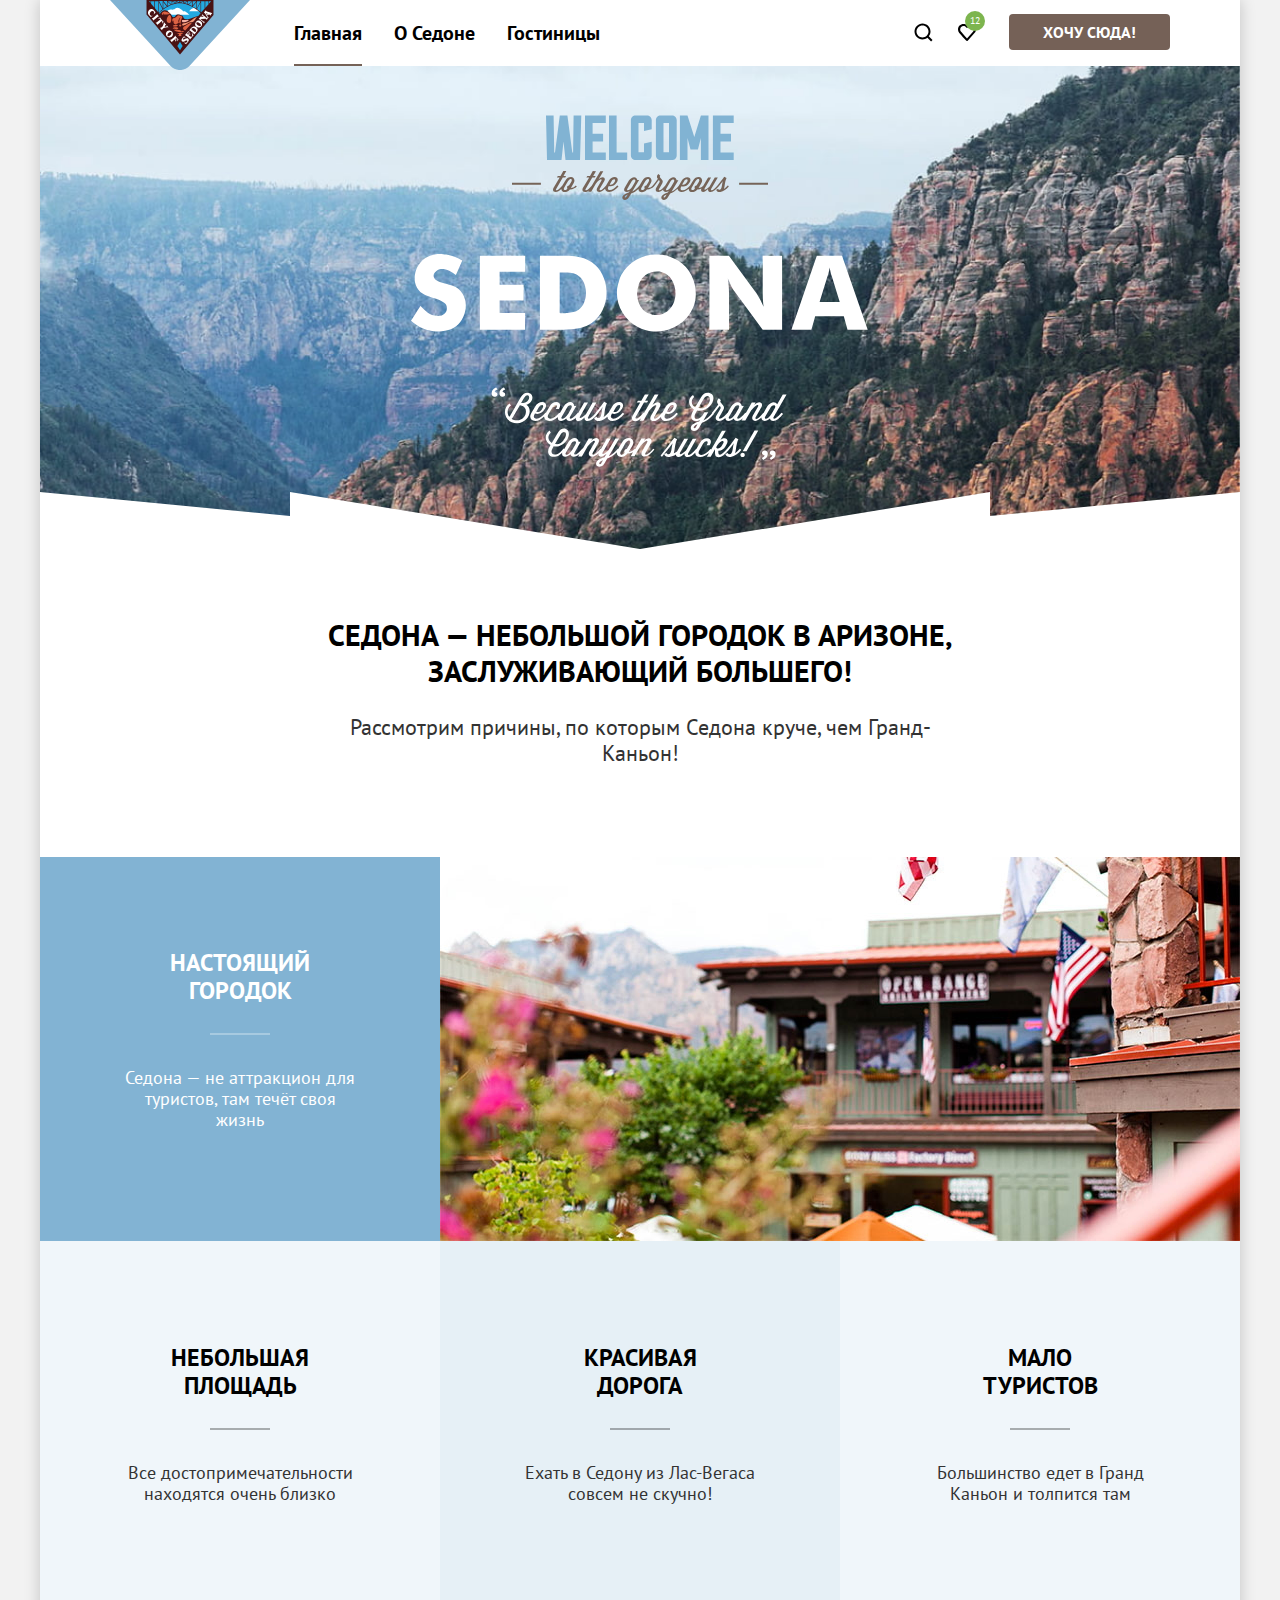
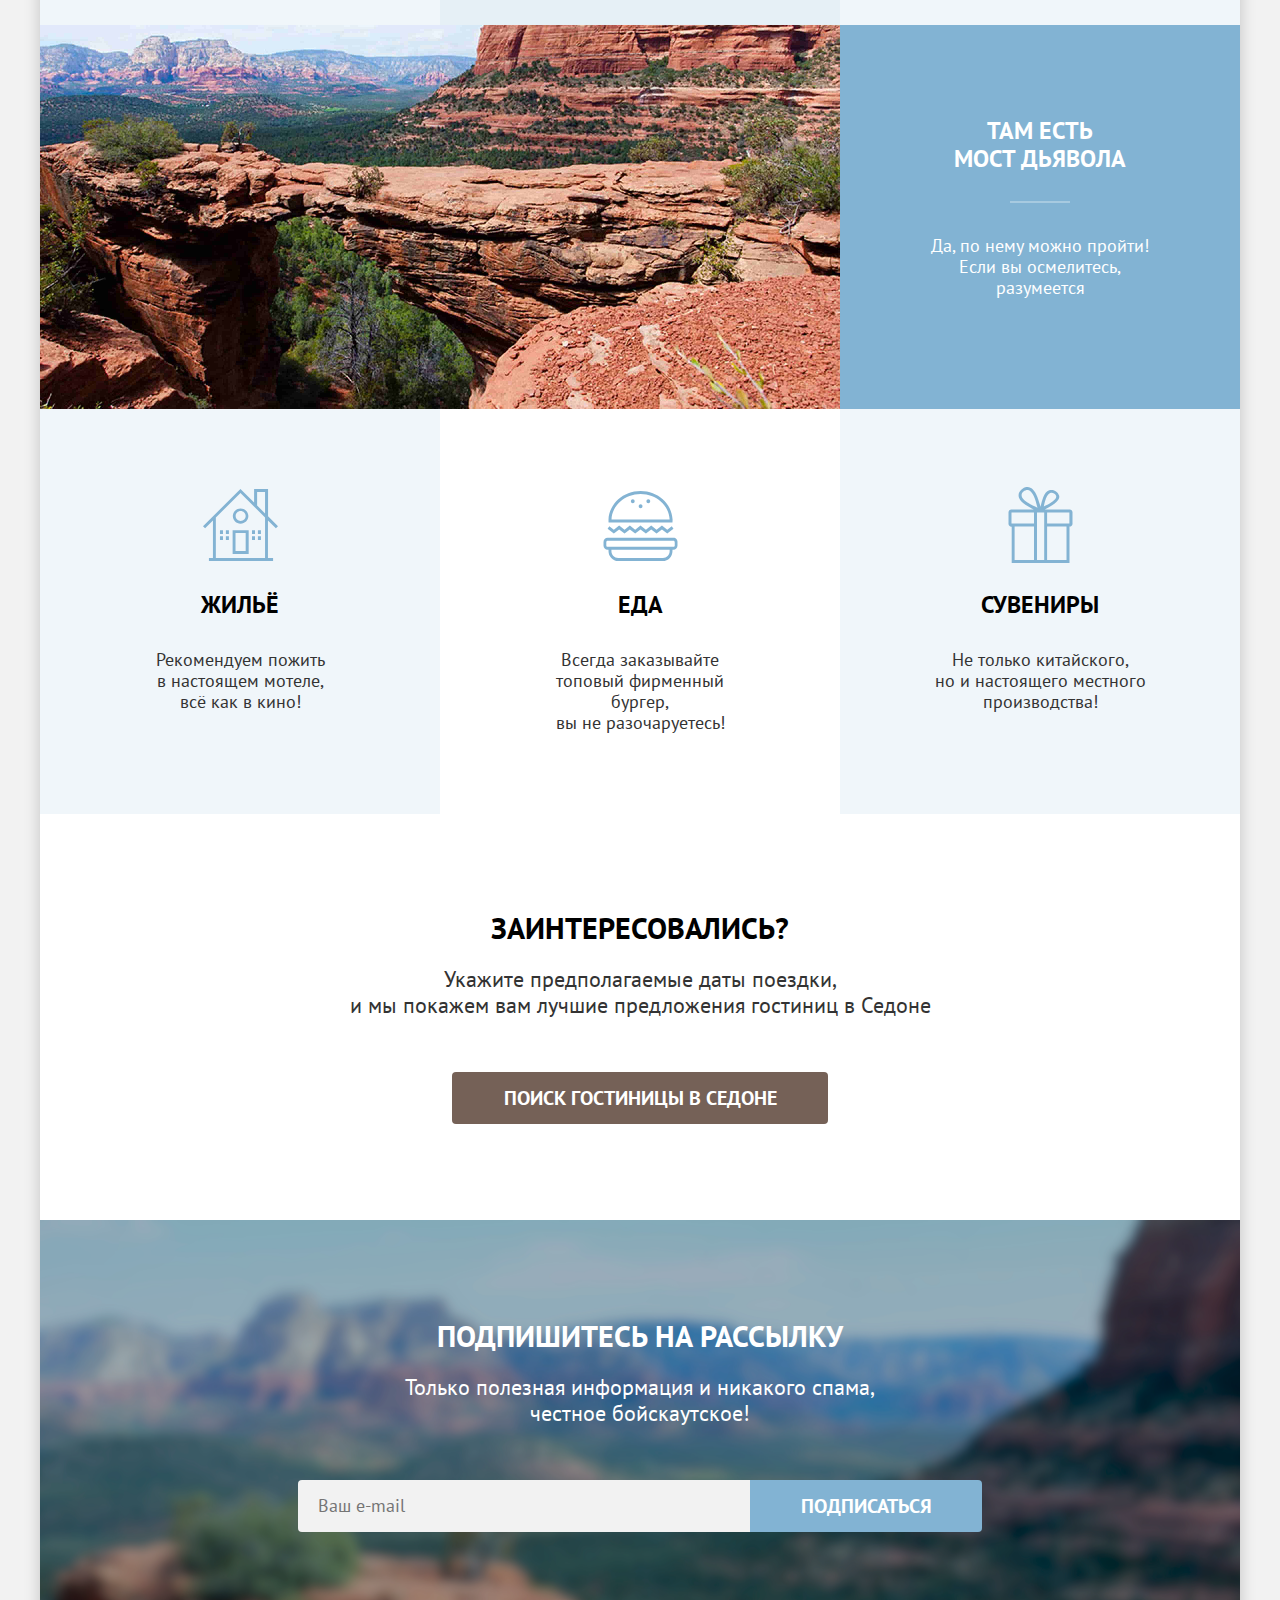
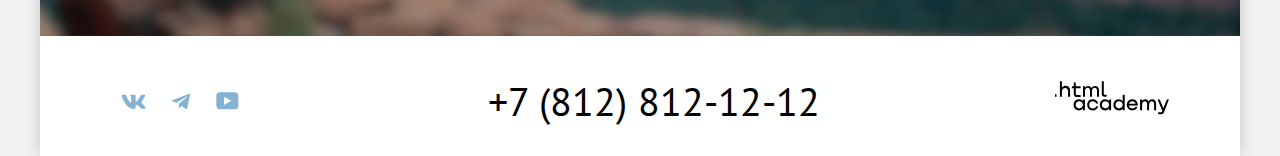
<file: index.html>
<!DOCTYPE html>
<html lang="ru">
  <head>
    <meta charset="utf-8">
    <title>HTML Academy: Седона</title>
    <link rel="stylesheet" href="styles/styles.css">
    <link rel="icon" href="favicon.ico">
    <link rel="icon" type="image/png" href="images/favicon.png">
  </head>
  <body>
    <div class="container">
      <header class="header">
        <nav class="header-navigation">
          <a class="header-navigation-logo" href="index.html">
            <img class="header-navigation-logo-img" src="images/logo.svg" width="140" height="70" alt="Логотип Седона.">
          </a>
          <ul class="header-navigation-list">
            <li class="header-navigation-item">
              <a class="header-navigation-link navigation-link-active" href="index.html">Главная</a>
            </li>
            <li class="header-navigation-item">
              <a class="header-navigation-link" href="#">О седоне</a>
            </li>
            <li class="header-navigation-item">
              <a class="header-navigation-link" href="catalog.html">Гостиницы</a>
            </li>
          </ul>
        </nav>
        <ul class="header-user-container">
          <li class="header-user-control">
            <a class="header-user-search" href="#">
              <span class="visually-hidden">Поиск.</span>
            </a>
          </li>
          <li class="header-user-control">
            <a class="header-user-favorites" href="#">
              <span class="visually-hidden">Избранное.</span>
            </a>
          </li>
          <li class="header-user-control">
            <a class="header-user-booking button button-brown" href="#">
              <span class="header-user-booking-text">Хочу сюда!</span>
            </a>
          </li>
        </ul>
      </header>
      <main class="index-main">
        <h1 class="visually-hidden">Сайт городка Седона.</h1>
        <section class="intro">
          <h2 class="visually-hidden">Добро пожаловать в Седону.</h2>
          <img class="intro-logo" src="images/welcome.svg" width="458" height="352" alt="Добро пожаловать в Седону.">
        </section>
        <section class="advantages">
          <div class="advantages-header">
            <h2 class="advantages-title">Седона — небольшой городок в Аризоне, заслуживающий большего!</h2>
            <p class="advantages-description">Рассмотрим причины, по которым Седона круче, чем Гранд-Каньон!</p>
          </div>
          <div class="advantages-card">
            <div class="advantages-card-content">
              <h3 class="advantages-card-title">Настоящий городок</h3>
              <p class="advantages-card-description">Седона — не аттракцион для туристов, там течёт своя жизнь</p>
            </div>
            <img class="advantages-card-img" src="images/photo-sity.jpg" width="800" height="384" alt="Фото городка.">
          </div>
          <ul class="advantages-list">
            <li class="advantages-list-item">
              <h3 class="advantages-item-title">Небольшая <br> площадь</h3>
              <p class="advantages-item-description">Все достопримечательности находятся очень близко</p>
            </li>
            <li class="advantages-list-item">
              <h3 class="advantages-item-title">Красивая <br> дорога</h3>
              <p class="advantages-item-description">Ехать в Седону из Лас-Вегаса совсем не скучно!</p>
            </li>
            <li class="advantages-list-item">
              <h3 class="advantages-item-title">Мало <br> туристов</h3>
              <p class="advantages-item-description">Большинство едет в Гранд Каньон и толпится там</p>
            </li>
          </ul>
          <div class="advantages-card">
            <img class="advantages-card-img" src="images/devils-bridge.jpg" width="800" height="384"
              alt="Мост дьявола.">
            <div class="advantages-card-content">
              <h2 class="advantages-card-title">Там есть мост дьявола</h2>
              <p class="advantages-card-description">Да, по нему можно пройти! Если вы осмелитесь, разумеется</p>
            </div>
          </div>
          <ul class="service-list">
            <li class="service-list-item service-list-item-housing">
              <h3 class="service-item-title">Жильё</h3>
              <p class="service-item-description">Рекомендуем пожить <br> в настоящем мотеле,<br> всё как в кино!</p>
            </li>
            <li class="service-list-item service-list-item-meal">
              <h3 class="service-item-title">Еда</h3>
              <p class="service-item-description">Всегда заказывайте <br> топовый фирменный бургер, <br> вы не
                разочаруетесь!</p>
            </li>
            <li class="service-list-item service-list-item-souvenir">
              <h3 class="service-item-title">Сувениры</h3>
              <p class="service-item-description">Не только китайского, <br> но и настоящего местного <br> производства!
              </p>
            </li>
          </ul>
        </section>
        <section class="search">
          <h2 class="search-title">Заинтересовались?</h2>
          <p class="search-description">Укажите предполагаемые даты поездки, <br> и мы покажем вам лучшие предложения
            гостиниц в Седоне</p>
          <a class="search-button button button-brown" href="#">Поиск гостиницы в Седоне</a>
        </section>
        <section class="subscribe">
          <h2 class="subscribe-title">Подпишитесь на рассылку</h2>
          <p class="subscribe-description">Только полезная информация и никакого спама, честное бойскаутское!</p>
          <form class="subscribe-form" action="https://echo.htmlacademy.ru/" method="post">
            <label class="subscribe-label">
              <span class="visually-hidden">Ваш e-mail.</span>
              <input class="subscribe-form-input" type="email" placeholder="Ваш e-mail" required>
            </label>
            <button class="subscribe-form-button button button-blue" type="submit">Подписаться</button>
          </form>
        </section>
      </main>
      <footer class="footer">
        <ul class="footer-social-list">
          <li class="footer-social-item">
            <a class="footer-social-link" href="https://vk.com/htmlacademy">
              <svg width="25" height="15" viewBox="0 0 25 15" fill="none" xmlns="http://www.w3.org/2000/svg">
                <path fill-rule="evenodd" clip-rule="evenodd"
                  d="M24.1164 1.80445C24.2824 1.25845 24.1164 0.856445 23.3214 0.856445H20.6964C20.0284 0.856445 19.7204 1.20345 19.5534 1.58645C19.5534 1.58645 18.2184 4.78245 16.3274 6.85845C15.7154 7.46045 15.4374 7.65145 15.1034 7.65145C14.9364 7.65145 14.6854 7.46045 14.6854 6.91345V1.80445C14.6854 1.14845 14.5014 0.856445 13.9454 0.856445H9.81738C9.40038 0.856445 9.14938 1.16045 9.14938 1.44945C9.14938 2.07045 10.0954 2.21445 10.1924 3.96245V7.76045C10.1924 8.59345 10.0394 8.74444 9.70538 8.74444C8.81538 8.74444 6.65038 5.53345 5.36538 1.85945C5.11638 1.14445 4.86438 0.856445 4.19338 0.856445H1.56638C0.816382 0.856445 0.666382 1.20345 0.666382 1.58645C0.666382 2.26845 1.55638 5.65645 4.81138 10.1374C6.98138 13.1974 10.0364 14.8564 12.8194 14.8564C14.4884 14.8564 14.6944 14.4884 14.6944 13.8534V11.5404C14.6944 10.8034 14.8524 10.6564 15.3814 10.6564C15.7714 10.6564 16.4384 10.8484 17.9964 12.3234C19.7764 14.0724 20.0694 14.8564 21.0714 14.8564H23.6964C24.4464 14.8564 24.8224 14.4884 24.6064 13.7604C24.3684 13.0364 23.5184 11.9854 22.3914 10.7384C21.7794 10.0284 20.8614 9.26345 20.5824 8.88045C20.1934 8.38945 20.3044 8.17044 20.5824 7.73345C20.5824 7.73345 23.7824 3.30745 24.1154 1.80445H24.1164Z"
                  fill="currentColor" />
              </svg>
              <span class="visually-hidden">Вконтакте.</span>
            </a>
          </li>
          <li class="footer-social-item">
            <a class="footer-social-link" href="https://t.me/htmlacademy">
              <svg width="18" height="17" viewBox="0 0 18 17" fill="none" xmlns="http://www.w3.org/2000/svg">
                <path
                  d="M16.785 0.955705L0.840489 7.1042C-0.247661 7.54126 -0.241365 8.14828 0.640845 8.41897L4.73445 9.69597L14.2058 3.72014C14.6537 3.44766 15.0629 3.59424 14.7265 3.89281L7.05283 10.8183H7.05103L7.05283 10.8192L6.77045 15.0387C7.18413 15.0387 7.36669 14.8489 7.59871 14.625L9.58705 12.6915L13.7229 15.7464C14.4855 16.1664 15.0332 15.9506 15.2229 15.0405L17.9379 2.2453C18.2158 1.13107 17.5126 0.626562 16.785 0.955705Z"
                  fill="currentColor" />
              </svg>
              <span class="visually-hidden">Telegramm.</span>
            </a>
          </li>
          <li class="footer-social-item">
            <a class="footer-social-link" href="https://www.youtube.com/user/htmlacademyru">
              <svg width="23" height="18" viewBox="0 0 23 18" fill="none" xmlns="http://www.w3.org/2000/svg">
                <path
                  d="M18.9402 0.356445H3.50738C1.64668 0.356445 0.333252 1.9502 0.333252 3.75645V13.8502C0.333252 15.7627 1.64668 17.3564 3.50738 17.3564H19.1591C20.8009 17.3564 22.3333 15.7627 22.3333 13.9564V3.75645C22.1143 1.9502 20.8009 0.356445 18.9402 0.356445ZM7.99494 12.8939V4.81894L15.3283 8.85645L7.99494 12.8939Z"
                  fill="currentColor" />
              </svg>
              <span class="visually-hidden">YouTube.</span>
            </a>
          </li>
        </ul>
        <a class="footer-phone-link" href="tel:+78128121212">+7 (812) 812-12-12</a>
        <a class="footer-academy-link" href="#">
          <svg width="114" height="34" viewBox="0 0 114 34" fill="currentColor" xmlns="http://www.w3.org/2000/svg">
            <path d="M-1 13.2564V15.8564H1.5V13.2564H-1Z" fill="currentColor" />
            <path
              d="M10.6 4.85645C9 4.85645 7.8 5.55645 7 6.55645H6.9V0.356445H4.9V15.8564H6.9V10.5564C6.9 8.45645 8.2 6.95645 10.2 6.95645C12 6.95645 13.1 8.35645 13.1 10.1564V15.8564H15.1V9.75644C15.2 6.75644 13.3 4.85645 10.6 4.85645Z"
              fill="currentColor" />
            <path
              d="M25.6 5.15645H20.8V1.45645H18.8V5.25645H16.9V7.25645H18.8V13.2564C18.8 14.9564 19.8 15.9564 21.5 15.9564H25.6V13.9564H21.9C21.2 13.9564 20.8 13.5564 20.8 12.8564V7.15645H25.6V5.15645Z"
              fill="currentColor" />
            <path
              d="M40.1 4.95645C38.5 4.95645 37.2 5.75644 36.6 7.05645H36.5C35.9 5.85645 34.7 4.95645 33.1 4.95645C31.7 4.95645 30.6 5.75645 30 6.75645H29.9V5.15645H28V15.7564H30V10.3564C30 8.35645 31 6.85645 32.6 6.85645C34.1 6.85645 35 7.85645 35 9.45645V15.7564H37V10.1564C37 7.75645 38.4 6.85645 39.6 6.85645C41.1 6.85645 42 7.85645 42 9.45645V15.7564H44V9.25644C44.1 6.75644 42.6 4.95645 40.1 4.95645Z"
              fill="currentColor" />
            <path
              d="M46.8 13.0564C46.8 14.7564 47.8 15.7564 49.6 15.7564H51.6V13.7564H49.9C49.2 13.7564 48.8 13.3564 48.8 12.6564V0.356445H46.8V13.0564Z"
              fill="currentColor" />
            <path
              d="M27.9 20.0564C27 18.9564 25.7 18.2564 24 18.2564C20.9 18.2564 18.6 20.5564 18.6 23.8564C18.6 27.1564 20.9 29.4564 24 29.4564C25.8 29.4564 27 28.6564 27.8 27.5564H27.9V29.1564H29.9V18.5564H27.9V20.0564ZM24.3 27.4564C22.1 27.4564 20.7 25.8564 20.7 23.8564C20.7 21.8564 22.1 20.2564 24.3 20.2564C26.5 20.2564 27.9 21.8564 27.9 23.8564C27.9 25.7564 26.5 27.4564 24.3 27.4564Z"
              fill="currentColor" />
            <path
              d="M43.2 22.3564C42.7 19.9564 40.6 18.2564 37.8 18.2564C34.4 18.2564 32.2 20.7564 32.2 23.8564C32.2 26.9564 34.4 29.4564 37.8 29.4564C40.6 29.4564 42.7 27.6564 43.2 25.2564H41.1C40.7 26.5564 39.4 27.5564 37.8 27.5564C35.6 27.5564 34.2 25.9564 34.2 23.9564C34.2 21.9564 35.6 20.3564 37.8 20.3564C39.4 20.3564 40.6 21.3564 41.1 22.5564H43.2V22.3564Z"
              fill="currentColor" />
            <path
              d="M54.1 20.0564C53.2 18.9564 51.9 18.2564 50.2 18.2564C47.1 18.2564 44.8 20.5564 44.8 23.8564C44.8 27.1564 47.1 29.4564 50.2 29.4564C52 29.4564 53.2 28.6564 54 27.5564H54.1V29.1564H56.1V18.5564H54.1V20.0564ZM50.5 27.4564C48.3 27.4564 46.9 25.8564 46.9 23.8564C46.9 21.8564 48.3 20.2564 50.5 20.2564C52.7 20.2564 54.1 21.8564 54.1 23.8564C54.1 25.7564 52.6 27.4564 50.5 27.4564Z"
              fill="currentColor" />
            <path
              d="M67.7 20.1564C66.8 19.0564 65.5 18.2564 63.8 18.2564C60.7 18.2564 58.4 20.5564 58.4 23.8564C58.4 27.1564 60.6 29.4564 63.8 29.4564C65.5 29.4564 66.8 28.6564 67.6 27.6564H67.7V29.1564H69.7V13.7564H67.7V20.1564ZM64.1 27.4564C61.9 27.4564 60.5 25.8564 60.5 23.8564C60.5 21.8564 61.9 20.2564 64.1 20.2564C66.3 20.2564 67.7 21.8564 67.7 23.8564C67.6 25.8564 66.2 27.4564 64.1 27.4564Z"
              fill="currentColor" />
            <path
              d="M77.3 18.2564C74 18.2564 71.8 20.7564 71.8 23.8564C71.8 26.8564 73.9 29.4564 77.3 29.4564C79.8 29.4564 81.8 28.1564 82.5 25.8564H80.4C79.9 26.8564 78.8 27.4564 77.4 27.4564C75.5 27.4564 74.1 26.1564 74 24.5564H82.8C83 20.9564 80.8 18.2564 77.3 18.2564ZM77.3 20.1564C79 20.1564 80.3 21.1564 80.6 22.7564H74.1C74.4 21.2564 75.6 20.1564 77.3 20.1564Z"
              fill="currentColor" />
            <path
              d="M97.2 18.2564C95.6 18.2564 94.3 19.0564 93.6 20.2564H93.5C92.9 19.0564 91.7 18.2564 90.1 18.2564C88.7 18.2564 87.6 18.9564 87 20.0564V18.5564H85.1V29.1564H87.1V23.7564C87.1 21.7564 88.1 20.3564 89.7 20.2564C91.2 20.2564 92.1 21.2564 92.1 22.8564V29.1564H94.1V23.5564C94.1 21.1564 95.5 20.2564 96.7 20.2564C98.2 20.2564 99.1 21.2564 99.1 22.8564V29.1564H101.1V22.6564C101.2 20.0564 99.7 18.2564 97.2 18.2564Z"
              fill="currentColor" />
            <path
              d="M108.4 27.3564L104.8 18.4564H102.6L107.4 30.0564C107.1 30.9564 106.7 31.2564 105.7 31.2564H103.2V33.2564H105.7C107.5 33.2564 108.5 32.4564 109.2 30.6564L113.9 18.4564H111.8L108.4 27.3564Z"
              fill="currentColor" />
          </svg>
          <span class="visually-hidden">html-academy.</span></a>
      </footer>
    </div>
    <!-- Для показа модального окна с элемента с классом modal-container нужно удалить класс modal-container-close -->
    <div class="modal-container modal-container-close">
      <div class="modal modal-auth">
        <button class="modal-close-button" type="button">
          <span class="visually-hidden">Закрыть.</span>
        </button>
        <section class="modal-content">
          <h2 class="modal-title">Поиск гостиницы в Седоне</h2>
          <form class="modal-search-form" action="https://echo.htmlacademy.ru/" method="post">
            <div class="modal-search-group modal-search-group-arrival">
              <p class="modal-search-title">Дата Заезда:</p>
              <label class="visually-hidden" for="date-arrival">Дата заезда.</label>
              <!-- Для показа сообщения об ошибке элементу с классом modal-input-wrapper нужно добавить класс has-error -->
              <div class="modal-input-wrapper">
                <input class="modal-search-input-date" id="date-arrival" type="text" name="arrival"
                  value="27 апреля 2020" required>
                <span class="visually-hidden">Календарь.</span>
                <span class="modal-error">Мы не можем отправить вас в прошлое.</span>
              </div>
            </div>
            <div class="modal-search-group modal-search-group-departure">
              <p class="modal-search-title">Дата Выезда:</p>
              <label class="visually-hidden" for="data-departure">Дата выезда.</label>
              <!-- Для показала сообщения о свободных датах элементу с классом modal-input-wrapper нужно добавить класс has-clue -->
              <div class="modal-input-wrapper">
                <input class="modal-search-input-date" id="data-departure" type="text" name="departure"
                  value="1 сентября 2023" required>
                <span class="visually-hidden">Календарь.</span>
                <span class="modal-message">На эти даты есть свободные номера. Пока есть.</span>
              </div>
            </div>
            <div class="modal-search-group-adults-vs-children">
              <div class="modal-search-group modal-search-group-adults">
                <p class="modal-search-title">Взрослые:</p>
                <label class="visually-hidden" for="adults">Взрослые.</label>
                <div class="modal-counter">
                  <button class="modal-counter-button" type="button">
                    <svg width="14" height="2" viewBox="0 0 14 2" fill="currentColor"
                      xmlns="http://www.w3.org/2000/svg">
                      <path d="M0 0L0 2L14 2V0L0 0Z" fill="currentColor" />
                    </svg>
                    <span class="visually-hidden">Минус.</span>
                  </button>
                  <input class="modal-search-input" id="adults" type="text" name="adults" value="2" required>
                  <button class="modal-counter-button" type="button">
                    <svg width="14" height="14" viewBox="0 0 14 14" fill="currentColor"
                      xmlns="http://www.w3.org/2000/svg">
                      <path d="M14 6H8V0H6V6H0V8H6V14H8V8H14V6Z" fill="currentColor" />
                    </svg>
                    <span class="visually-hidden">Плюс.</span>
                  </button>
                </div>
              </div>
              <div class="modal-search-group modal-search-group-children">
                <div class="modal-search-group-item">
                  <p class="modal-search-title">Дети:</p>
                  <div class="modal-prompt">
                    <span class="modal-prompt-text">Укажите количество детей, которые будут с вами, возраст которых от 6
                      до 18 лет. Дети до 6 лет размещаются бесплатно.</span>
                  </div>
                </div>
                <label class="visually-hidden" for="children">Дети.</label>
                <div class="modal-counter">
                  <button class="modal-counter-button" type="button">
                    <svg width="14" height="2" viewBox="0 0 14 2" fill="currentColor"
                      xmlns="http://www.w3.org/2000/svg">
                      <path d="M0 0L0 2L14 2V0L0 0Z" fill="currentColor7" />
                    </svg>
                    <span class="visually-hidden">Минус.</span>
                  </button>
                  <input class="modal-search-input" id="children" type="text" name="children" value="2" required>
                  <button class="modal-counter-button" type="button">
                    <svg width="14" height="14" viewBox="0 0 14 14" fill="currentColor"
                      xmlns="http://www.w3.org/2000/svg">
                      <path d="M14 6H8V0H6V6H0V8H6V14H8V8H14V6Z" fill="currentColor" />
                    </svg>
                    <span class="visually-hidden">Плюс.</span>
                  </button>
                </div>
              </div>
            </div>
            <button class="modal-search-form-button" type="submit">Найти</button>
          </form>
        </section>
      </div>
    </div>
  </body>
</html>
</file>
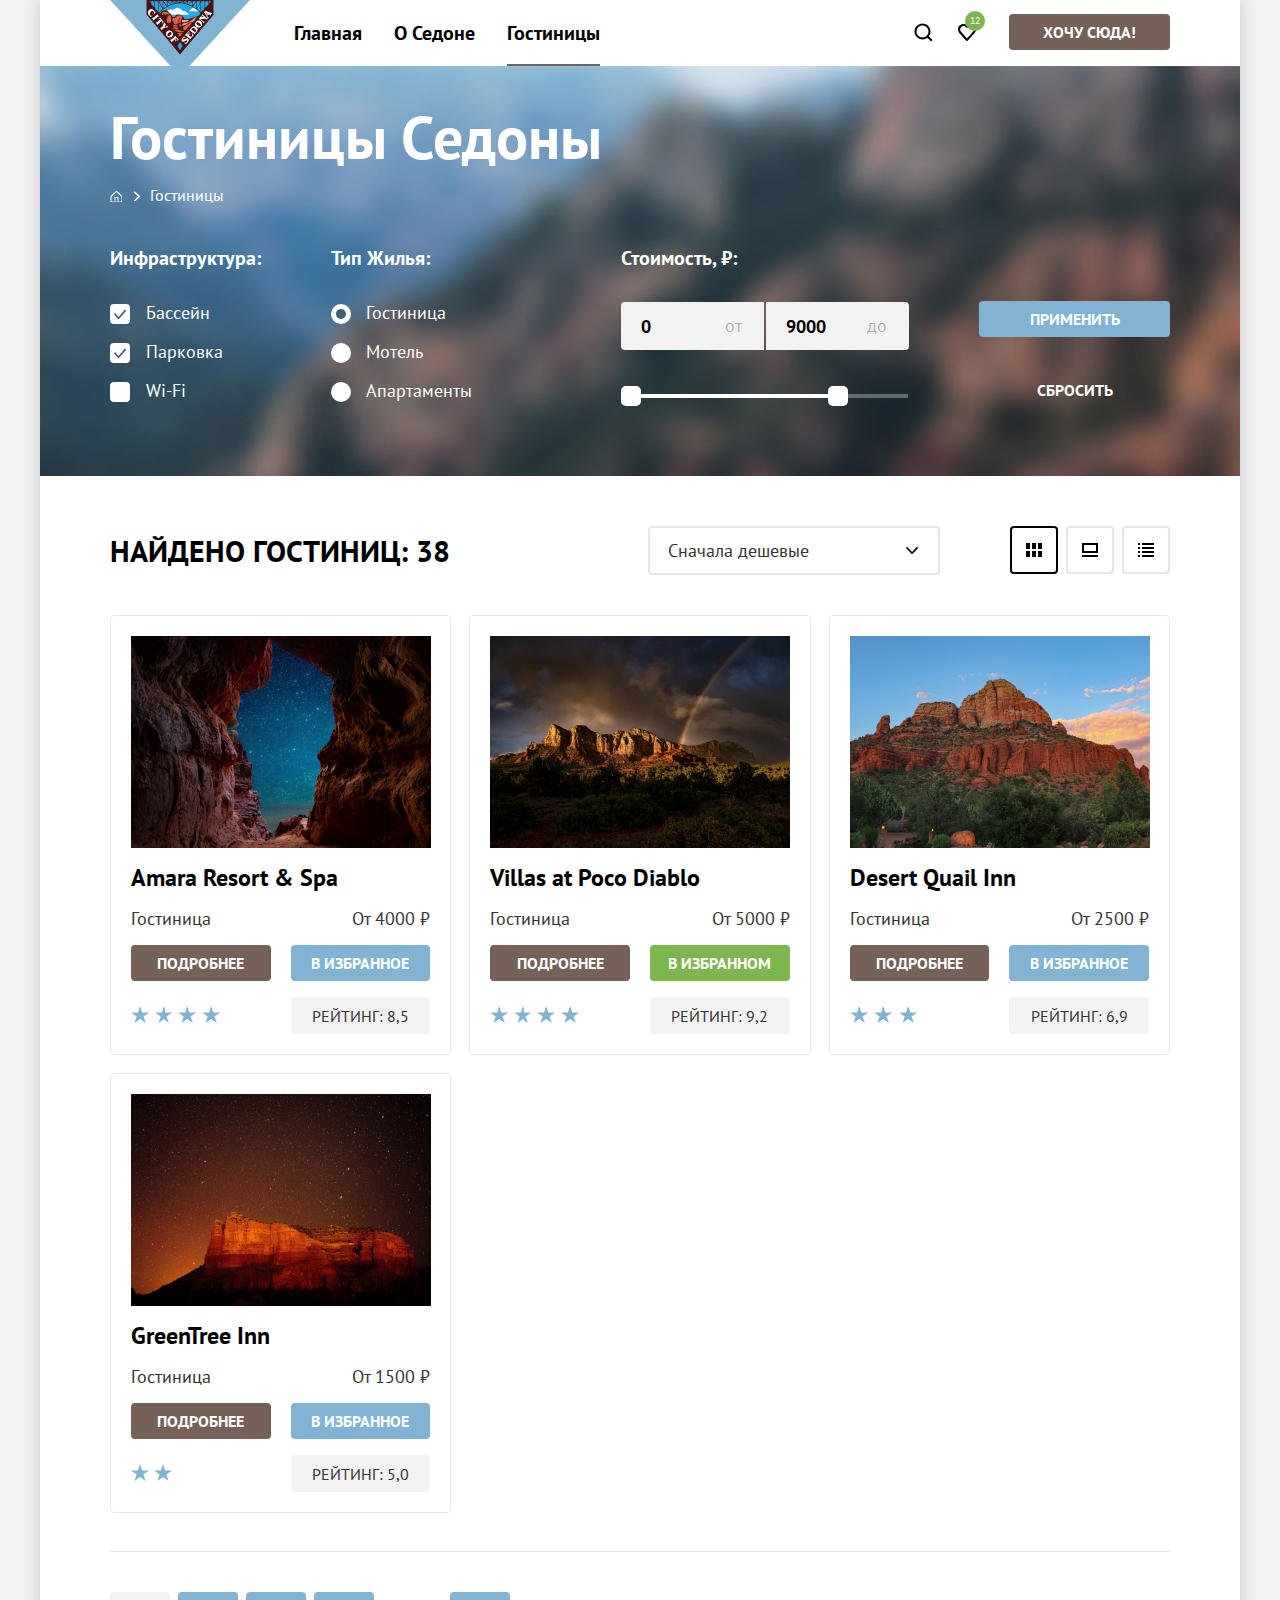
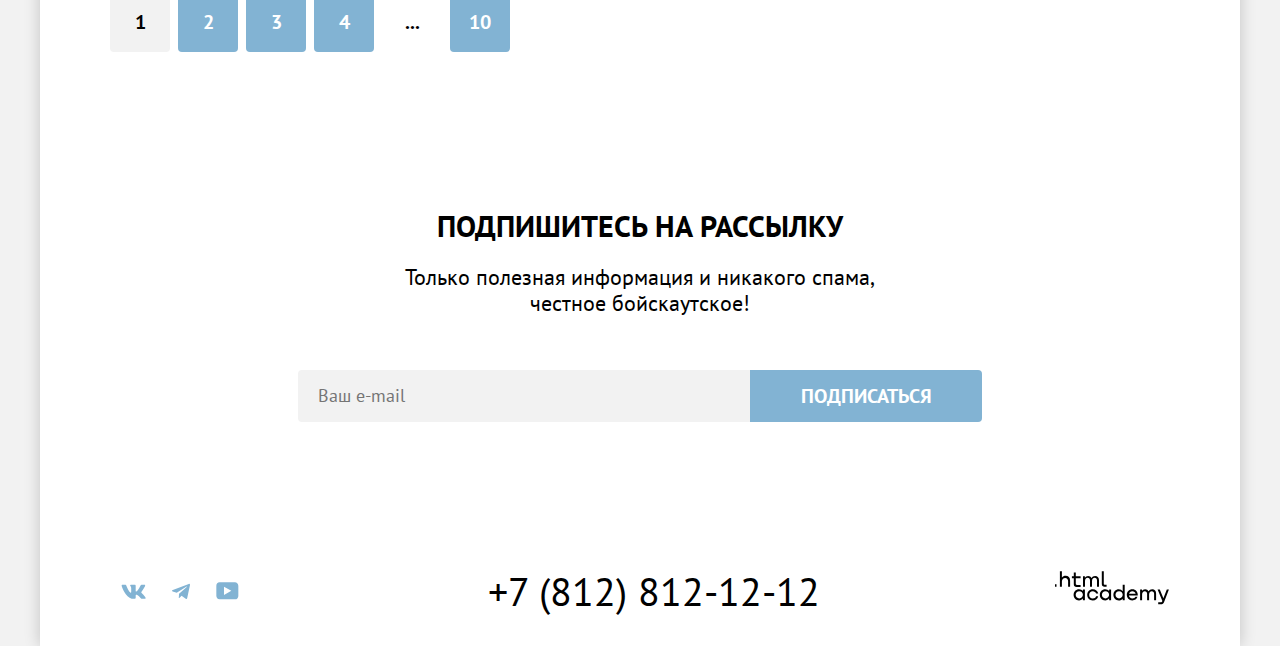
<file: catalog.html>
<!DOCTYPE html>
<html lang="ru">
  <head>
    <meta charset="utf-8">
    <title>HTML Academy: Седона. Каталог</title>
    <link rel="stylesheet" href="styles/styles.css">
    <link rel="icon" href="favicon.ico">
    <link rel="icon" type="image/png" href="images/favicon.png">
  </head>
  <body>
    <div class="container">
      <header class="header">
        <nav class="header-navigation">
          <a class="header-navigation-logo" href="index.html">
            <img class="header-navigation-logo-img" src="images/logo.svg" width="140" height="70" alt="Логотип Седона.">
          </a>
          <ul class="header-navigation-list">
            <li class="header-navigation-item">
              <a class="header-navigation-link" href="index.html">Главная</a>
            </li>
            <li class="header-navigation-item">
              <a class="header-navigation-link" href="#">О седоне</a>
            </li>
            <li class="header-navigation-item">
              <a class="header-navigation-link navigation-link-active" href="catalog.html">Гостиницы</a>
            </li>
          </ul>
        </nav>
        <ul class="header-user-container">
          <li class="header-user-control">
            <a class="header-user-search" href="#">
              <span class="visually-hidden">Поиск.</span>
            </a>
          </li>
          <li class="header-user-control">
            <a class="header-user-favorites" href="#">
              <span class="visually-hidden">Избранное.</span>
            </a>
          </li>
          <li class="header-user-control">
              <a class="header-user-booking button button-brown" href="#">
                <span class="header-user-booking-text">Хочу сюда!</span>
              </a>
          </li>
        </ul>
      </header>
      <main class="catalog-main">
        <section class="filter">
          <div class="filter-head">
            <h1 class="filter-head-title">Гостиницы Седоны</h1>
            <ul class="breadcrumbs">
              <li class="breadcrumbs-item">
                <a class="breadcrumbs-link breadcrumbs-link-icon" href="index.html"></a>
              </li>
              <li class="breadcrumbs-item">
                <a class="breadcrumbs-link breadcrumbs-link-current">Гостиницы</a>
              </li>
            </ul>
          </div>
          <form class="filter-form" action="https://echo.htmlacademy.ru/" method="post">
            <fieldset class="filter-catalog-group">
              <legend class="filter-catalog-group-title">Инфраструктура:</legend>
              <ul class="filter-catalog-list">
                <li class="filter-catalog-item">
                  <input class="filter-catalog-checkbox visually-hidden" id="swimming" type="checkbox"
                    name="infrastructure" value="pool" checked>
                  <label class="filter-catalog-control" for="swimming">Бассейн
                  </label>
                </li>
                <li class="filter-catalog-item">
                  <input class="filter-catalog-checkbox visually-hidden" id="parking" type="checkbox"
                    name="infrastructure" value="parking" checked>
                  <label class="filter-catalog-control" for="parking">Парковка
                  </label>
                </li>
                <li class="filter-catalog-item">
                  <input class="filter-catalog-checkbox visually-hidden" id="wi-fi" type="checkbox"
                    name="infrastructure" value="wi-fi">
                  <label class="filter-catalog-control" for="wi-fi">Wi-Fi
                  </label>
                </li>
              </ul>
            </fieldset>
            <fieldset class="filter-catalog-group">
              <legend class="filter-catalog-group-title">Тип жилья:</legend>
              <ul class="filter-catalog-list">
                <li class="filter-catalog-item">
                  <input class="filter-control-radio visually-hidden" id="hotel" type="radio" name="type-of-housing"
                    value="hotel" checked>
                  <label class="filter-catalog-radio-label" for="hotel">Гостиница
                  </label>
                </li>
                <li class="filter-catalog-item">
                  <input class="filter-control-radio visually-hidden" id="motel" type="radio" name="type-of-housing"
                    value="motel">
                  <label class="filter-catalog-radio-label" for="motel">Мотель
                  </label>
                </li>
                <li class="filter-catalog-item">
                  <input class="filter-control-radio visually-hidden" id="apartment" type="radio" name="type-of-housing"
                    value="apartment">
                  <label class="filter-catalog-radio-label" for="apartment">Апартаменты
                  </label>
                </li>
              </ul>
            </fieldset>
            <fieldset class="filter-catalog-group filter-catalog-price">
              <legend class="filter-catalog-price-title">Стоимость, ₽:</legend>
              <div class="range">
                <div class="filter-range-group">
                  <label class="filter-range-control" for="price-from">
                    <input class="control-range-input" id="price-from" type="text" name="price-from" value="0">
                    <span class="control-range-text">от</span>
                  </label>
                  <label class="filter-range-control" for="price-to">
                    <input class="control-range-input" id="price-to" type="text" name="price-to" value="9000">
                    <span class="control-range-text">до</span>
                  </label>
                </div>
                <div class="filter-catalog-range">
                  <div class="filter-catalog-range-sliders">
                    <button class="filter-button-range button-range-min" type="submit">
                      <span class="visually-hidden">Цена от.</span>
                    </button>
                    <button class="filter-button-range button-range-max" type="reset">
                      <span class="visually-hidden">Цена до.</span>
                    </button>
                  </div>
                </div>
              </div>
            </fieldset>
            <div class="form-buttons">
              <button class="form-button-submit button button-blue" type="submit">Применить</button>
              <button class="form-button-reset button button-transparent" type="reset">Сбросить</button>
            </div>
          </form>
        </section>
        <section class="results">
          <div class="results-sort">
            <p class="results-sort-title">Найдено гостиниц: 38</p>
            <select class="results-sort-select" name="types" id="#">
              <option class="results-sort-select-item" value="cheap">Сначала дешевые</option>
              <option class="results-sort-select-item" value="expensive">Сначала дорогие</option>
            </select>
            <ul class="results-sort-list">
              <li class="results-sort-item">
                <a class="results-sort-item-button results-sort-item-button-current button-table" href="#">
                  <span class="visually-hidden">Показать карточки.</span></a>
              </li>
              <li class="results-sort-item">
                <a class="results-sort-item-button button-icon" href="#">
                  <span class="visually-hidden">Показать иконку.</span></a>
              </li>
              <li class="results-sort-item">
                <a class="results-sort-item-button button-list" href="#">
                  <span class="visually-hidden">Показать список.</span></a>
              </li>
            </ul>
          </div>
          <ul class="results-list">
            <li class="results-card">
              <a class="results-card-link" href="#">
                <img class="results-card-image" src="images/hotel-amara-resort.jpg" width="300" height="212"
                  alt="Фото курорта Амара.">
                <h3 class="results-card-title">Amara Resort & Spa</h3>
              </a>
              <div class="results-card-content">
                <span class="results-card-type">Гостиница</span>
                <span class="results-card-price">От 4000 ₽</span>
                <a class="results-card-button-more button button-brown" href="#">Подробнее</a>
                <a class="results-card-button-favorites button button-blue" href="#">В избранное</a>
                <span class="results-card-star-reit reit-four-stars"></span>
                <span class="results-card-reit button-grey">Рейтинг: 8,5</span>
              </div>
            </li>
            <li class="results-card">
              <a class="results-card-link" href="#">
                <img class="results-card-image" src="images/hotel-poco-diablo.jpg" width="300" height="212"
                  alt="Фото Пико Диабло.">
                <h3 class="results-card-title">Villas at Poco Diablo</h3>
              </a>
              <div class="results-card-content">
                <span class="results-card-type">Гостиница</span>
                <span class="results-card-price">От 5000 ₽</span>
                <a class="results-card-button-more button button-brown" href="#">Подробнее</a>
                <a class="results-card-button-favorites button button-green" href="#">В избранном</a>
                <span class="results-card-star-reit reit-four-stars"></span>
                <span class="results-card-reit button-grey">Рейтинг: 9,2</span>
              </div>
            </li>
            <li class="results-card">
              <a class="results-card-link" href="#">
                <img class="results-card-image" src="images/hotel-desert-quail.jpg" width="300" height="212"
                  alt="Фото Дезерт Квейл.">
                <h3 class="results-card-title">Desert Quail Inn</h3>
              </a>
              <div class="results-card-content">
                <span class="results-card-type">Гостиница</span>
                <span class="results-card-price">От 2500 ₽</span>
                <a class="results-card-button-more button button-brown" href="#">Подробнее</a>
                <a class="results-card-button-favorites button button-blue" href="#">В избранное</a>
                <span class="results-card-star-reit reit-three-stars"></span>
                <span class="results-card-reit button-grey">Рейтинг: 6,9</span>
              </div>
            </li>
            <li class="results-card">
              <a class="results-card-link" href="#">
                <img class="results-card-image" src="images/hotel-greentree.jpg" width="300" height="212"
                  alt="Фото Гринтри Инн">
                <h3 class="results-card-title">GreenTree Inn</h3>
              </a>
              <div class="results-card-content">
                <span class="results-card-type">Гостиница</span>
                <span class="results-card-price">От 1500 ₽</span>
                <a class="results-card-button-more button button-brown" href="#">Подробнее</a>
                <a class="results-card-button-favorites button button-blue" href="#">В избранное</a>
                <span class="results-card-star-reit reit-two-stars"></span>
                <span class="results-card-reit button-grey">Рейтинг: 5,0</span>
              </div>
            </li>
          </ul>
          <div class="pagination-container">
            <ul class="pagination">
              <li class="pagination-item">
                <a class="pagination-link pagination-current">1</a>
              </li>
              <li class="pagination-item">
                <a class="pagination-link button" href="#">2</a>
              </li>
              <li class="pagination-item">
                <a class="pagination-link button" href="#">3</a>
              </li>
              <li class="pagination-item">
                <a class="pagination-link button" href="#">4</a>
              </li>
              <li class="pagination-item">
                <a class="pagination-link pagination-divider">...</a>
              </li>
              <li class="pagination-item">
                <a class="pagination-link button" href="#">10</a>
              </li>
            </ul>
          </div>
        </section>
        <section class="subscribe subscribe-inner">
          <h2 class="subscribe-title">Подпишитесь на рассылку</h2>
          <p class="subscribe-description">Только полезная информация и никакого спама, честное бойскаутское!</p>
          <form class="subscribe-form" action="https://echo.htmlacademy.ru/" method="post">
            <label class="subscribe-label">
              <span class="visually-hidden">Ваш e-mail.</span>
              <input class="subscribe-form-input" type="email" placeholder="Ваш e-mail" required>
            </label>
            <button class="subscribe-form-button button button-blue" type="submit">Подписаться</button>
          </form>
        </section>
      </main>
      <footer class="footer">
        <ul class="footer-social-list">
          <li class="footer-social-item">
            <a class="footer-social-link" href="https://vk.com/htmlacademy">
              <svg width="25" height="15" viewBox="0 0 25 15" fill="none" xmlns="http://www.w3.org/2000/svg">
                <path fill-rule="evenodd" clip-rule="evenodd"
                  d="M24.1164 1.80445C24.2824 1.25845 24.1164 0.856445 23.3214 0.856445H20.6964C20.0284 0.856445 19.7204 1.20345 19.5534 1.58645C19.5534 1.58645 18.2184 4.78245 16.3274 6.85845C15.7154 7.46045 15.4374 7.65145 15.1034 7.65145C14.9364 7.65145 14.6854 7.46045 14.6854 6.91345V1.80445C14.6854 1.14845 14.5014 0.856445 13.9454 0.856445H9.81738C9.40038 0.856445 9.14938 1.16045 9.14938 1.44945C9.14938 2.07045 10.0954 2.21445 10.1924 3.96245V7.76045C10.1924 8.59345 10.0394 8.74444 9.70538 8.74444C8.81538 8.74444 6.65038 5.53345 5.36538 1.85945C5.11638 1.14445 4.86438 0.856445 4.19338 0.856445H1.56638C0.816382 0.856445 0.666382 1.20345 0.666382 1.58645C0.666382 2.26845 1.55638 5.65645 4.81138 10.1374C6.98138 13.1974 10.0364 14.8564 12.8194 14.8564C14.4884 14.8564 14.6944 14.4884 14.6944 13.8534V11.5404C14.6944 10.8034 14.8524 10.6564 15.3814 10.6564C15.7714 10.6564 16.4384 10.8484 17.9964 12.3234C19.7764 14.0724 20.0694 14.8564 21.0714 14.8564H23.6964C24.4464 14.8564 24.8224 14.4884 24.6064 13.7604C24.3684 13.0364 23.5184 11.9854 22.3914 10.7384C21.7794 10.0284 20.8614 9.26345 20.5824 8.88045C20.1934 8.38945 20.3044 8.17044 20.5824 7.73345C20.5824 7.73345 23.7824 3.30745 24.1154 1.80445H24.1164Z"
                  fill="currentColor" />
              </svg>
              <span class="visually-hidden">Вконтакте.</span>
            </a>
          </li>
          <li class="footer-social-item">
            <a class="footer-social-link" href="https://t.me/htmlacademy">
              <svg width="18" height="17" viewBox="0 0 18 17" fill="none" xmlns="http://www.w3.org/2000/svg">
                <path
                  d="M16.785 0.955705L0.840489 7.1042C-0.247661 7.54126 -0.241365 8.14828 0.640845 8.41897L4.73445 9.69597L14.2058 3.72014C14.6537 3.44766 15.0629 3.59424 14.7265 3.89281L7.05283 10.8183H7.05103L7.05283 10.8192L6.77045 15.0387C7.18413 15.0387 7.36669 14.8489 7.59871 14.625L9.58705 12.6915L13.7229 15.7464C14.4855 16.1664 15.0332 15.9506 15.2229 15.0405L17.9379 2.2453C18.2158 1.13107 17.5126 0.626562 16.785 0.955705Z"
                  fill="currentColor" />
              </svg>
              <span class="visually-hidden">Telegramm.</span>
            </a>
          </li>
          <li class="footer-social-item">
            <a class="footer-social-link" href="https://www.youtube.com/user/htmlacademyru">
              <svg width="23" height="18" viewBox="0 0 23 18" fill="none" xmlns="http://www.w3.org/2000/svg">
                <path
                  d="M18.9402 0.356445H3.50738C1.64668 0.356445 0.333252 1.9502 0.333252 3.75645V13.8502C0.333252 15.7627 1.64668 17.3564 3.50738 17.3564H19.1591C20.8009 17.3564 22.3333 15.7627 22.3333 13.9564V3.75645C22.1143 1.9502 20.8009 0.356445 18.9402 0.356445ZM7.99494 12.8939V4.81894L15.3283 8.85645L7.99494 12.8939Z"
                  fill="currentColor" />
              </svg>
              <span class="visually-hidden">YouTube.</span>
            </a>
          </li>
        </ul>
        <a class="footer-phone-link" href="tel:+78128121212">+7 (812) 812-12-12</a>
        <a class="footer-academy-link" href="#">
          <svg width="114" height="34" viewBox="0 0 114 34" fill="currentColor" xmlns="http://www.w3.org/2000/svg">
            <path d="M-1 13.2564V15.8564H1.5V13.2564H-1Z" fill="currentColor" />
            <path
              d="M10.6 4.85645C9 4.85645 7.8 5.55645 7 6.55645H6.9V0.356445H4.9V15.8564H6.9V10.5564C6.9 8.45645 8.2 6.95645 10.2 6.95645C12 6.95645 13.1 8.35645 13.1 10.1564V15.8564H15.1V9.75644C15.2 6.75644 13.3 4.85645 10.6 4.85645Z"
              fill="currentColor" />
            <path
              d="M25.6 5.15645H20.8V1.45645H18.8V5.25645H16.9V7.25645H18.8V13.2564C18.8 14.9564 19.8 15.9564 21.5 15.9564H25.6V13.9564H21.9C21.2 13.9564 20.8 13.5564 20.8 12.8564V7.15645H25.6V5.15645Z"
              fill="currentColor" />
            <path
              d="M40.1 4.95645C38.5 4.95645 37.2 5.75644 36.6 7.05645H36.5C35.9 5.85645 34.7 4.95645 33.1 4.95645C31.7 4.95645 30.6 5.75645 30 6.75645H29.9V5.15645H28V15.7564H30V10.3564C30 8.35645 31 6.85645 32.6 6.85645C34.1 6.85645 35 7.85645 35 9.45645V15.7564H37V10.1564C37 7.75645 38.4 6.85645 39.6 6.85645C41.1 6.85645 42 7.85645 42 9.45645V15.7564H44V9.25644C44.1 6.75644 42.6 4.95645 40.1 4.95645Z"
              fill="currentColor" />
            <path
              d="M46.8 13.0564C46.8 14.7564 47.8 15.7564 49.6 15.7564H51.6V13.7564H49.9C49.2 13.7564 48.8 13.3564 48.8 12.6564V0.356445H46.8V13.0564Z"
              fill="currentColor" />
            <path
              d="M27.9 20.0564C27 18.9564 25.7 18.2564 24 18.2564C20.9 18.2564 18.6 20.5564 18.6 23.8564C18.6 27.1564 20.9 29.4564 24 29.4564C25.8 29.4564 27 28.6564 27.8 27.5564H27.9V29.1564H29.9V18.5564H27.9V20.0564ZM24.3 27.4564C22.1 27.4564 20.7 25.8564 20.7 23.8564C20.7 21.8564 22.1 20.2564 24.3 20.2564C26.5 20.2564 27.9 21.8564 27.9 23.8564C27.9 25.7564 26.5 27.4564 24.3 27.4564Z"
              fill="currentColor" />
            <path
              d="M43.2 22.3564C42.7 19.9564 40.6 18.2564 37.8 18.2564C34.4 18.2564 32.2 20.7564 32.2 23.8564C32.2 26.9564 34.4 29.4564 37.8 29.4564C40.6 29.4564 42.7 27.6564 43.2 25.2564H41.1C40.7 26.5564 39.4 27.5564 37.8 27.5564C35.6 27.5564 34.2 25.9564 34.2 23.9564C34.2 21.9564 35.6 20.3564 37.8 20.3564C39.4 20.3564 40.6 21.3564 41.1 22.5564H43.2V22.3564Z"
              fill="currentColor" />
            <path
              d="M54.1 20.0564C53.2 18.9564 51.9 18.2564 50.2 18.2564C47.1 18.2564 44.8 20.5564 44.8 23.8564C44.8 27.1564 47.1 29.4564 50.2 29.4564C52 29.4564 53.2 28.6564 54 27.5564H54.1V29.1564H56.1V18.5564H54.1V20.0564ZM50.5 27.4564C48.3 27.4564 46.9 25.8564 46.9 23.8564C46.9 21.8564 48.3 20.2564 50.5 20.2564C52.7 20.2564 54.1 21.8564 54.1 23.8564C54.1 25.7564 52.6 27.4564 50.5 27.4564Z"
              fill="currentColor" />
            <path
              d="M67.7 20.1564C66.8 19.0564 65.5 18.2564 63.8 18.2564C60.7 18.2564 58.4 20.5564 58.4 23.8564C58.4 27.1564 60.6 29.4564 63.8 29.4564C65.5 29.4564 66.8 28.6564 67.6 27.6564H67.7V29.1564H69.7V13.7564H67.7V20.1564ZM64.1 27.4564C61.9 27.4564 60.5 25.8564 60.5 23.8564C60.5 21.8564 61.9 20.2564 64.1 20.2564C66.3 20.2564 67.7 21.8564 67.7 23.8564C67.6 25.8564 66.2 27.4564 64.1 27.4564Z"
              fill="currentColor" />
            <path
              d="M77.3 18.2564C74 18.2564 71.8 20.7564 71.8 23.8564C71.8 26.8564 73.9 29.4564 77.3 29.4564C79.8 29.4564 81.8 28.1564 82.5 25.8564H80.4C79.9 26.8564 78.8 27.4564 77.4 27.4564C75.5 27.4564 74.1 26.1564 74 24.5564H82.8C83 20.9564 80.8 18.2564 77.3 18.2564ZM77.3 20.1564C79 20.1564 80.3 21.1564 80.6 22.7564H74.1C74.4 21.2564 75.6 20.1564 77.3 20.1564Z"
              fill="currentColor" />
            <path
              d="M97.2 18.2564C95.6 18.2564 94.3 19.0564 93.6 20.2564H93.5C92.9 19.0564 91.7 18.2564 90.1 18.2564C88.7 18.2564 87.6 18.9564 87 20.0564V18.5564H85.1V29.1564H87.1V23.7564C87.1 21.7564 88.1 20.3564 89.7 20.2564C91.2 20.2564 92.1 21.2564 92.1 22.8564V29.1564H94.1V23.5564C94.1 21.1564 95.5 20.2564 96.7 20.2564C98.2 20.2564 99.1 21.2564 99.1 22.8564V29.1564H101.1V22.6564C101.2 20.0564 99.7 18.2564 97.2 18.2564Z"
              fill="currentColor" />
            <path
              d="M108.4 27.3564L104.8 18.4564H102.6L107.4 30.0564C107.1 30.9564 106.7 31.2564 105.7 31.2564H103.2V33.2564H105.7C107.5 33.2564 108.5 32.4564 109.2 30.6564L113.9 18.4564H111.8L108.4 27.3564Z"
              fill="currentColor" />
          </svg>
          <span class="visually-hidden">html-academy.</span></a>
      </footer>
    </div>
  </body>
</html>
</file>
<file: styles/styles.css>
@font-face {
  font-family: 'PT Sans';
  src: url('../fonts/ptsans-400.woff2') format('woff2');
  font-weight: 400;
  font-style: normal;
  font-display: swap;
}

@font-face {
  font-family: 'PT Sans';
  src: url('../fonts/ptsans-700.woff2') format('woff2');
  font-weight: 700;
  font-style: normal;
  font-display: swap;
}

html {
  height: 100%;
}

body {
  margin: 0;
  min-height: 100vh;

  font-family: 'PT Sans', sans-serif;
  font-size: 18px;
  line-height: 21px;
  color: #000000;
  background-color: #f2f2f2;
}

.container {
  width: 1200px;
  margin: 0 auto;
  background-color: #ffffff;
  box-shadow: 0 0 15px rgba(0, 0, 0, 0.2);
  min-height: 100%;
  display: flex;
  flex-direction: column;
}

*,
*::before,
*::after {
  box-sizing: border-box;
}

.button {
  font-family: 'PT Sans';
  font-style: normal;
  font-weight: 700;
  text-transform: uppercase;
  border: none;
  border-radius: 4px;
  cursor: pointer;
  text-decoration: none;
  font-size: 16px;
  line-height: 20px;
}

.button-blue {
  background-color: #82b3d3;
}

.button-blue:hover {
  background: #68a2ca;
}

.button-blue:focus {
  background: #68a2ca;
}

.button-blue:active {
  background: #82b3d3;
  color: rgba(255, 255, 255, 0.3);
}

.button-brown {
  background-color: #756157;
}

.button-brown:hover {
  background: #615048;
}

.button-brown:focus {
  background: #615048;
}

.button-brown:active {
  background: #756157;
  color: rgba(255, 255, 255, 0.3);
}

.button-green {
  background-color: #7db54f;
}

.button-green:hover {
  background: #6c9e42;
}

.button-green:focus {
  background: #7db54f;
}

.button-green:active {
  background: #7db54f;
  color: rgba(255, 255, 255, 0.3);
}

.button-grey {
  background-color: #f2f2f2;
}

.button-transparent {
  background-color: transparent;
}

.button-transparent:hover {
  opacity: 0.6;
}

.button-transparent:focus {
  border: 3px solid #83b3d3;
}

.button-transparent:active {
  color: rgba(255, 255, 255, 0.3);
}

.header {
  padding: 0 70px;
  display: flex;
  justify-content: space-between;
  align-items: start;
}

.header-navigation {
  display: flex;
  max-width: 700px;
  margin-right: 40px;
}

.header-navigation-logo {
  margin-right: 28px;
  display: flex;
  position: relative;
  z-index: 1;
  margin-bottom: -6px;
}

.header-navigation-list {
  margin: 0;
  padding: 0;
  display: flex;
  flex-wrap: wrap;
}

.header-navigation-item {
  display: flex;
  align-items: center;
}

.header-navigation-link {
  display: block;
  color: #000000;
  font-size: 20px;
  line-height: 24px;
  text-decoration: none;
  font-weight: 700;
  text-transform: capitalize;
  text-align: center;
  padding: 21px 16px;
  cursor: pointer;
}

.navigation-link-active.header-navigation-link {
  padding-bottom: 0;
}

.header-navigation-link:hover {
  opacity: 0.6;
}

.header-navigation-link:focus {
  opacity: 0.6;
}

.navigation-link-active::after {
  content: '';
  width: 100%;
  display: block;
  border-bottom: solid 2px #756257;
  padding-top: 19px;
}

.header-user-container {
  display: flex;
  align-items: center;
  flex-wrap: wrap;
  padding: 0;
  margin: 0;
  list-style: none;
}

.header-user-control {
  min-width: 44px;
}

.header-user-search {
  position: relative;
  display: flex;
  align-items: center;
  justify-content: center;
  width: 44px;
  height: 64px;
}

.header-user-search::before {
  content: '';
  position: absolute;
  width: 20px;
  height: 20px;
  background-image: url('../images/search.svg');
  background-repeat: no-repeat;
}

.header-user-favorites {
  position: relative;
  display: flex;
  align-items: center;
  justify-content: center;
  width: 44px;
  height: 64px;
}

.header-user-favorites::before {
  content: '';
  position: absolute;
  width: 20px;
  height: 20px;
  background-image: url('../images/heart.svg');
  background-repeat: no-repeat;
}

.header-user-favorites::after {
  content: '12';
  position: absolute;
  width: 20px;
  height: 20px;
  left: 20px;
  top: 11px;
  font-size: 10px;
  line-height: 10px;
  background-color: #7db54f;
  color: #ffffff;
  display: flex;
  align-items: center;
  justify-content: center;
  border-radius: 50%;
}

.header-user-favorites-number {
  font-family: 'PT Sans';
  font-size: 10px;
  font-weight: 400;
  line-height: 10px;
  padding: 5px;
  color: #f2f2f2;
  background-color: #7db54f;
  border-radius: 25px;
  text-align: center;
  display: inline-block;
  top: 11px;
  left: 20px;
}

.header-user-search:hover {
  opacity: 0.4;
}

.header-user-favorites:hover {
  opacity: 0.4;
}

.header-user-booking {
  display: block;
  color: #ffffff;
  padding: 8px 34px;
  margin: 14px 0 14px 20px;
}

.header-user-booking-text {
  font-weight: 700;
  font-size: 16px;
  line-height: 20px;
  text-align: center;
  text-transform: uppercase;
  text-decoration: none;
}

.visually-hidden {
  position: absolute;
  width: 1px;
  height: 1px;
  margin: -1px;
  padding: 0;
  overflow: hidden;
  white-space: nowrap;
  border: 0;
  clip: rect(0 0 0 0);
  clip-path: inset(100%);
}

.index-main {
  flex-grow: 1;
  width: 100%;
}

.intro {
  position: relative;
  background-color: #3f5c74;
  background-image: url('../images/index-background.jpg');
  background-repeat: no-repeat;
  background-size: 100% auto;
  padding: 49px 371px 82px 371px;
}

.intro::before {
  content: '';
  position: absolute;
  width: 100%;
  height: 57px;
  left: 0;
  bottom: 0;
  background-image: url('../images/intro-bg.svg');
  background-repeat: no-repeat;
}

.intro-logo {
  display: block;
  margin: 0 auto;
}

.advantages {
  margin: 0;
  padding: 0;
}

.advantages-header {
  padding: 68px 272px 91px 272px;
  min-width: 1200px;
  min-height: 282px;
}

.advantages-title {
  color: #000000;

  text-transform: uppercase;
  font-weight: 700;
  font-size: 30px;
  line-height: 36px;
  margin: 0 0 25px 0;
  text-align: center;
}

.advantages-description {
  color: #333333;
  font-weight: 400;
  font-size: 22px;
  line-height: 26px;
  margin: 0;
  text-align: center;
}

.advantages-card {
  display: flex;
  flex-direction: row;
  margin: 0;
  padding: 0;
}

.advantages-card-content {
  color: #ffffff;
  background-color: #82b3d3;
  text-align: center;
  width: 400px;
  padding: 92px 85px 111px 85px;
}

.advantages-card-description {
  font-weight: 400;
  font-size: 18px;
  line-height: 21px;
  margin: 0;
}

.advantages-list,
.service-list {
  margin: 0;
  padding: 0;
  list-style: none;
  display: flex;
  flex-wrap: wrap;
}

.advantages-list-item,
.service-list-item {
  background-color: rgba(131, 179, 211, 0.12);
  width: 400px;
  text-align: center;
  padding: 103px 85px 121px 85px;
}

.service-list-item {
  position: relative;
  padding: 182px 85px 81px 85px;
}

.service-list-item::before {
  content: '';
  position: absolute;
  left: 50%;
  transform: translateX(-50%);
  background-repeat: no-repeat;
}

.service-list-item-housing::before {
  top: 80px;
  width: 77px;
  height: 72px;
  background-image: url('../images/housing.svg');
}

.service-list-item-meal::before {
  top: 81px;
  width: 76px;
  height: 72px;
  background-image: url('../images/food.svg');
}

.service-list-item-souvenir::before {
  top: 78px;
  width: 76px;
  height: 76px;
  background-image: url('../images/souvenirs.svg');
}

.advantages-list-item:nth-last-child(even) {
  background-color: rgba(131, 179, 211, 0.2);
}

.service-list-item:nth-child(even) {
  background-color: rgba(131, 179, 211, 0);
}

.advantages-card-title,
.advantages-item-title,
.service-item-title {
  position: relative;
  font-weight: 700;
  font-size: 24px;
  line-height: 28px;
  text-transform: uppercase;
  color: #000000;
  margin: 0 0 62px 0;
  padding: 0 29px;
}

.advantages-card-title {
  color: #ffffff;
}

.service-item-title {
  margin: 0 0 30px 0;
}

.advantages-card-title::before,
.advantages-item-title::before {
  content: '';
  position: absolute;
  left: 50%;
  bottom: -30px;
  transform: translateX(-50%);
  width: 60px;
  height: 2px;
}

.advantages-card-title::before {
  background-color: rgba(255, 255, 255, 0.3);
}

.advantages-item-title::before {
  background-color: rgba(0, 0, 0, 0.3);
}

.advantages-item-description,
.service-item-description {
  font-weight: 400;
  font-size: 18px;
  line-height: 21px;
  color: #333333;
  margin: 0;
  display: flex;
  text-align: center;
  justify-content: center;
}

.search {
  text-align: center;
  margin: 0;
  padding: 96px 304px 96px 304px;
  display: flex;
  flex-direction: column;
  max-width: 1200px;
  max-height: 406px;
}

.search-title {
  font-weight: 700;
  font-size: 30px;
  line-height: 36px;
  text-transform: uppercase;
  color: #000000;
  margin: 0 0 20px 0;
}

.search-description {
  font-weight: 400;
  font-size: 22px;
  line-height: 26px;
  color: #333333;
  margin: 0 0 54px 0;
}

.search-button {
  font-weight: 700;
  font-size: 20px;
  line-height: 36px;
  color: #ffffff;
  text-transform: uppercase;
  padding: 8px 34px;
  margin: 0 108px;
}

.subscribe {
  background-color: #3f5c74;
  background-image: url('../images/subscribe.png');
  background-size: 100% 100%;
  text-align: center;
  background-repeat: no-repeat;
  margin: 0;
  display: flex;
  flex-wrap: wrap;
  justify-content: center;
  padding: 98px 258px 104px;
}

.subscribe-inner {
  background-color: #ffffff;
  background-image: none;
  max-height: 485px;
}

.subscribe-title {
  font-weight: 700;
  font-size: 30px;
  line-height: 36px;
  text-transform: uppercase;
  color: #ffffff;
  margin: 0;
}

.subscribe-inner .subscribe-title {
  color: #000000;
}

.subscribe-description {
  font-weight: 400;
  font-size: 22px;
  line-height: 26px;
  color: #ffffff;
  margin: 0 0 54px 0;
  padding: 20px 70px 0;
}

.subscribe-inner .subscribe-description {
  color: #000000;
}

.subscribe-form {
  display: flex;
}

.subscribe-form-input {
  min-width: 452px;
  min-height: 100%;
  margin: 0;
  border: none;
  border-radius: 4px 0 0 4px;
  padding: 14px 20px;
  font-family: 'PT Sans';
  font-style: normal;
  font-weight: 400;
  font-size: 18px;
  line-height: 24px;
  background: #f2f2f2;
}

.subscribe-form-input:focus-visible {
  outline: solid 3px #83b3d3;
  outline-offset: -3px;
}

.subscribe-form-button {
  font-weight: 700;
  font-size: 20px;
  line-height: 36px;
  width: 232px;
  text-transform: uppercase;
  color: #ffffff;
  padding: 8px 50px;
  margin: 0;
  border: none;
  border-radius: 0 4px 4px 0;
}

/*Страница каталога*/
.catalog-main {
  flex-grow: 1;
}

.filter {
  background-image: url('../images/background-filter.png.jpg');
  background-repeat: no-repeat;
  background-size: cover;
  padding: 32px 70px 65px 70px;
  background-color: #82b3d3;
  color: #ffffff;
  display: flex;
  flex-direction: column;
}

.filter-head {
  display: flex;
  flex-direction: column;
  margin: 0 0 40px 0;
}

.filter-head-title {
  margin: 0 0 9px 0;
  font-weight: 700;
  font-size: 60px;
  line-height: 78px;
}

.breadcrumbs {
  margin: 0;
  padding: 0;
  list-style: none;
  display: flex;
  flex-wrap: wrap;
  align-items: center;
}

.breadcrumbs-item {
  color: #ffffff;
  display: list-item;
}

.breadcrumbs-link-icon {
  color: inherit;
  display: block;
  background-image: url('../images/breadcrumbs-house.svg');
  background-repeat: no-repeat;
  min-width: 12px;
  min-height: 12px;
}

.breadcrumbs-item {
  display: flex;
  position: relative;
  margin-right: 10px;
  padding-right: 18px;
}

.breadcrumbs-item:last-child::before {
  display: none;
}

.breadcrumbs-item::before {
  content: '';
  position: absolute;
  background-image: url('../images/breadcrumbs-arrow.svg');
  background-repeat: no-repeat;
  right: 0;
  top: 50%;
  transform: translateY(-50%);
  width: 7px;
  height: 10px;
}

.breadcrumbs-link {
  display: block;
  font-weight: 400;
  font-size: 16px;
  line-height: 21px;
  text-decoration: none;
  color: #ffffff;
}

.breadcrumbs-link-current {
  pointer-events: none;
}

.breadcrumbs-link:hover {
  opacity: 0.6;
}

.breadcrumbs-link:focus {
  opacity: 0.6;
}

.breadcrumbs-link:active {
  opacity: 0.4;
}

.filter-form {
  display: flex;
  list-style: none;
}

.filter-catalog-group {
  width: 221px;
  padding: 0 20px 0 0;
  border: none;
  margin: 0;
}

.filter-catalog-group-title {
  font-weight: 700;
  font-size: 20px;
  line-height: 24px;
  text-transform: capitalize;
  padding: 0;
  margin-bottom: 32px;
}

.filter-catalog-list {
  display: block;
  list-style-type: none;
  padding: 0;
  margin: 0;
}

.filter-catalog-item {
  display: flex;
}

.filter-catalog-item:not(:last-child) {
  margin-bottom: 18px;
}

.filter-catalog-control {
  position: relative;
  padding: 0 0 0 36px;
  cursor: pointer;
}

.filter-catalog-control::before {
  content: '';
  position: absolute;
  top: 2px;
  left: 0;
  width: 20px;
  height: 20px;
  border-radius: 4px;
  background: #ffffff;
}

.filter-catalog-control:hover {
  opacity: 0.6;
}

.filter-catalog-control:focus {
  border: 3px solid #83b3d3;
  border-radius: 4px;
}

.filter-catalog-control:active {
  opacity: 0.3;
}

.filter-catalog-checkbox:focus + .filter-catalog-control::before {
  outline: solid 3px #83b3d3;
}

.filter-catalog-checkbox:checked + .filter-catalog-control::before {
  background-image: url('../images/check-mark.svg');
  background-repeat: no-repeat;
  background-position: center;
}

.filter-catalog-checkbox + .filter-catalog-control::before {
  content: '';
  position: absolute;
  top: 2px;
  left: 0;
  width: 20px;
  height: 20px;
  border-radius: 4px;
  background: #ffffff;
}

.filter-control-radio:focus + .filter-catalog-radio-label::after {
  outline: solid 3px #83b3d3;
}

.filter-control-radio:checked + .filter-catalog-radio-label::before {
  content: '';
  position: absolute;
  top: 7px;
  left: 5px;
  width: 10px;
  height: 10px;
  border-radius: 50%;
  background: #3f5e72;
  background-position: center;
  z-index: 1;
}

.filter-catalog-radio-label {
  position: relative;
  padding: 0 0 0 35px;
  cursor: pointer;
}

.filter-catalog-radio-label::after {
  content: '';
  position: absolute;
  top: 2px;
  left: 0;
  width: 20px;
  height: 20px;
  border-radius: 50%;
  background: #ffffff;
}

.filter-catalog-radio-label:hover {
  opacity: 0.6;
}

.filter-catalog-radio-label:focus {
  border: 3px solid #83b3d3;
  border-radius: 18px;
}

.filter-catalog-radio-label:active {
  opacity: 0.3;
}

.filter-catalog-price {
  width: 427px;
  padding: 0 65px 0 69px;
  border: 0;
}

.filter-catalog-price-title {
  font-weight: 700;
  font-size: 20px;
  line-height: 24px;
  text-transform: capitalize;
  margin-bottom: 32px;
  padding: 0;
}

.range {
  display: block;
}

.filter-range-group {
  display: flex;
  margin-bottom: 44px;
}

.filter-range-control {
  position: relative;
  display: flex;
  justify-content: flex-start;
  width: 143px;
  min-height: 48px;
  margin-right: 2px;
  color: rgba(0, 0, 0, 0.3);
  align-items: center;
  cursor: pointer;
}

.control-range-input:focus-visible {
  background-color: #e6e6e6;
  outline: solid 3px #83b3d3;
}

.control-range-input:active {
  background-color: #e6e6e6;
  outline: solid 3px #000000;
}

.control-range-input:focus-visible {
  background-color: #e6e6e6;
  outline: solid 3px #83b3d3;
}

.control-range-input:active  {
  background-color: #e6e6e6;
  outline: none;
  border: solid 3px #000000;
}

.control-range-input {
  width: 100%;
  height: 100%;
  padding: 0 40px 0 20px;
  font-weight: 700;
  font-family: inherit;
  font-size: 18px;
  line-height: 24px;
  background-color: #f2f2f2;
  border: none;
  appearance: textfield;
  z-index: 1;
  border-radius: 4px 0 0 4px;
}

.filter-range-control:nth-child(2) .control-range-input {
  border-radius: 0 4px 4px 0;
}

.control-range-text {
  position: absolute;
  right: 22px;
  z-index: 1;
  max-width: 29px;
  font-size: 18px;
  line-height: 24px;
}

.control-range-background-left {
  position: absolute;
  top: 0;
  left: 0;
  right: 0;
  bottom: 0;
  background-position: center center;
  background-repeat: no-repeat;
  background-size: cover;
  z-index: 0;
  border-radius: 4px 0 0 4px;
  background-color: #f2f2f2;
}

.control-range-background-right {
  position: absolute;
  top: 0;
  left: 0;
  right: 0;
  bottom: 0;
  background-position: center center;
  background-repeat: no-repeat;
  background-size: cover;
  z-index: 0;
  border-radius: 0 4px 4px 0;
  background-color: #f2f2f2;
}

.filter-catalog-range {
  position: relative;
  height: 4px;
  background-color: rgba(255, 255, 255, 0.3);
  width: 287px;
}

.filter-catalog-range-sliders {
  position: absolute;
  height: 4px;
  background-color: #ffffff;
  left: 0;
  width: 226px;
}

.filter-button-range {
  position: absolute;
  width: 20px;
  height: 20px;
  background: #ffffff;
  border-radius: 5px;
  border: none;
  cursor: pointer;
}

.filter-button-range:hover {
  background: #ffffff;
  box-shadow: 0 4px 10px rgba(0, 0, 0, 0.25);
  border-radius: 5px;
}

.filter-button-range:focus {
  background: #ffffff;
  border: 3px solid #83b3d3;
  box-shadow: 0 4px 10px rgba(0, 0, 0, 0.25);
  border-radius: 5px;
}

.filter-button-range:active {
  background: #ffffff;
  border: 3px solid #83b3d3;
  box-shadow: 0 4px 10px rgba(0, 0, 0, 0.25);
  border-radius: 5px;
}

.button-range-min {
  top: -8px;
  left: 0;
}

.button-range-max {
  top: -8px;
  right: -1px;
}

.form-buttons {
  display: block;
  width: 191px;
  padding-top: 55px;
}

.form-button-submit {
  color: #ffffff;
  font-weight: 700;
  font-size: 16px;
  line-height: 20px;
  text-align: center;
  text-transform: uppercase;
  padding: 8px 50px;
  width: 191px;
  margin-bottom: 32px;
}

.form-button-reset {
  color: #ffffff;
  font-weight: 700;
  font-size: 16px;
  line-height: 20px;
  text-align: center;
  text-transform: uppercase;
  padding: 8px 50px;
  width: 191px;
  background-color: rgba(28, 28, 28, 0);
  font-family: inherit;
  cursor: pointer;
  border-radius: 4px;
  border: 3px solid transparent;
}

.results {
  padding: 50px 70px 58px 70px;
}

.results-sort {
  display: flex;
  margin-bottom: 40px;
  align-items: start;
}

.results-sort-title {
  font-weight: 700;
  font-size: 30px;
  line-height: 36px;
  text-transform: uppercase;
  color: #000000;
  margin: 7px 20px 0 0;
  max-height: 49px;
}

.results-sort-select {
  margin-right: 70px;
  width: 292px;
  padding: 12px 50px 12px 18px;
  font-family: inherit;
  border: solid 2px #e5e5e5;
  border-radius: 4px;
  background-image: url('../images/select-arrow.svg');
  background-color: #ffffff;
  background-repeat: no-repeat;
  background-position: right 20px center;
  appearance: none;
  justify-self: end;
  font-weight: 400;
  font-size: 18px;
  line-height: 21px;
  color: #333333;
  margin-left: auto;
}

.results-sort-select:hover {
  border: 2px solid #68a2ca;
  border-radius: 4px;
}

.results-sort-select:focus {
  border: 2px solid #68a2ca;
  border-radius: 4px;
}

.results-sort-select:focus-visible {
  outline: 2px solid #68a2ca;
  border-radius: 4px;
}

.results-sort-select:active {
  border: 2px solid #68a2ca;
  border-radius: 4px;
}

.results-sort-select-item {
  margin: 0 8px 0 0;
}

.results-sort-list {
  display: grid;
  padding: 0;
  list-style: none;
  margin: 0;
  grid-template-columns: repeat(3, 1fr);
  gap: 8px;
}

.results-sort-item-button {
  display: block;
  width: 48px;
  height: 48px;
  border: 2px solid #e5e5e5;
  border-radius: 4px;
  color: #000000;
}

.results-sort-item-button-current {
  border: 2px solid #000000;
}

.results-sort-item-button {
  background-image: url('../images/view-table.svg');
  background-repeat: no-repeat;
  background-position: center;
}

.results-sort-item-button:hover {
  border: 2px solid #000000;
  border-radius: 4px;
}

.results-sort-item-button:focus {
  border: 2px solid #68a2ca;
  border-radius: 4px;
}

.results-sort-item-button:active {
  border: 2px solid #000000;
  border-radius: 4px;
}

.button-icon {
  background-image: url('../images/view-icon.svg');
  background-repeat: no-repeat;
  background-position: center;
}

.button-list {
  background-image: url('../images/view-list.svg');
  background-repeat: no-repeat;
  background-position: center;
}

.results-list {
  list-style: none;
  display: grid;
  grid-template-columns: repeat(3, 1fr);
  gap: 18px;
  box-sizing: border-box;
  align-content: center;
  padding: 0 0 38px 0;
  margin: 0 0 40px 0;
  border-bottom: 1px solid #e6e6e6;
}

.results-card {
  display: grid;
  gap: 16px 0;
  padding: 20px;
  grid-template-columns: 1fr;
  border: 1px solid #e6e6e6;
  border-radius: 4px;
  align-content: space-between;
}

.results-card-link {
  grid-column: 1/3;
  cursor: pointer;
  margin: 0;
  padding: 0;
  line-height: 0;
  text-decoration: none;
  max-width: 300px;
}

.results-card-link:hover {
  opacity: 0.6;
}

.results-card-link:focus {
  opacity: 0.6;
}

.results-card-image {
  padding: 0;
  margin-bottom: 16px;
}

.results-card-title {
  display: block;
  font-weight: 700;
  font-size: 24px;
  line-height: 28px;
  color: #000000;
  margin: 0;
}

.results-card-content {
  display: grid;
  grid-template-columns: repeat(2, 1fr);
  gap: 16px 20px;
  border-radius: 4px;
  align-content: space-between;
  box-sizing: border-box;
}

.results-card-type {
  display: block;
  font-weight: 400;
  font-size: 18px;
  line-height: 21px;
  color: #333333;
  max-width: 140px;
}

.results-card-price {
  display: block;
  font-weight: 400;
  font-size: 18px;
  line-height: 21px;
  text-align: right;
  color: #333333;
  max-width: 140px;
}

.results-card-button-more {
  font-family: 'PT Sans';
  font-style: normal;
  font-weight: 700;
  font-size: 16px;
  line-height: 20px;
  text-align: center;
  text-transform: uppercase;
  color: #ffffff;
  padding: 8px;
}

.results-card-button-favorites {
  font-family: 'PT Sans';
  font-style: normal;
  font-weight: 700;
  font-size: 16px;
  line-height: 20px;
  text-align: center;
  text-transform: uppercase;
  color: #ffffff;
  padding: 8px;
}

.results-card-star-reit {
  background-image: url('../images/star.svg');
  height: 20px;
  align-self: center;
  background-repeat: space;
  justify-content: center;
  display: block;
}

.reit-five-stars {
  width: 100px;
}

.reit-four-stars {
  width: 89px;
}

.reit-three-stars {
  width: 67px;
}

.reit-two-stars {
  width: 41px;
}

.reit-one-stars {
  width: 35px;
}

.results-card-reit {
  font-weight: 400;
  font-size: 16px;
  line-height: 20px;
  color: #333333;
  text-align: center;
  text-transform: uppercase;
  padding: 9px 9px 8px 9px;
  border-radius: 4px;
}

.pagination {
  font-weight: 700;
  font-size: 20px;
  line-height: 36px;
  text-transform: uppercase;
  list-style: none;
  margin: 0;
  padding: 0;
  display: grid;
  grid-template-columns: repeat(auto-fill, 60px);
  gap: 8px;
  cursor: pointer;
}

.pagination-link {
  display: flex;
  align-items: center;
  justify-content: center;
  text-decoration: none;
  color: #ffffff;
  background-color: #82b3d3;
  width: 60px;
  height: 60px;
  padding: 5px;
  border-radius: 4px;
  font-family: 'PT Sans';
  font-style: normal;
  font-weight: 700;
  font-size: 20px;
  line-height: 36px;
}

.pagination-link:hover {
  background: #68a2ca;
}

.pagination-link:focus {
  background: #68a2ca;
}

.pagination-link:active {
  background: #82b3d3;
  color: rgba(255, 255, 255, 0.3);
}

.pagination-current {
  background-color: #f2f2f2;
  color: #000000;
}

.pagination-current:hover {
  background-color: #f2f2f2;
  color: #000000;
}

.pagination-current:focus {
  background-color: #f2f2f2;
  color: #000000;
}

.pagination-current:active {
  background-color: #f2f2f2;
  color: #000000;
}

.pagination-divider {
  background-color: #ffffff;
  color: #000000;
}

.pagination-divider:hover {
  background-color: #ffffff;
  color: #000000;
}

.pagination-divider:focus {
  background-color: #ffffff;
  color: #000000;
}

.pagination-divider:active {
  background-color: #ffffff;
  color: #000000;
}

.footer {
  display: flex;
  flex-wrap: wrap;
  padding: 45px 70px 35px 70px;
  margin-top: auto;
}

.footer-social-list {
  margin: 0;
  padding: 0;
  list-style: none;
  display: flex;
  flex-wrap: wrap;
  width: 240px;
}

.footer-social-link {
  text-decoration: none;
  display: flex;
  width: 47px;
  height: 40px;
  align-items: center;
  justify-content: center;
  color: #82b3d3;
}

.footer-social-link:hover {
  color: #68a2ca;
}

.footer-social-link:focus {
  color: #68a2ca;
}

.footer-social-link:active {
  color: rgba(104, 162, 202, 0.3);
}

.footer-phone-link {
  font-weight: 400;
  font-size: 40px;
  line-height: 40px;
  text-transform: uppercase;
  text-align: center;
  text-decoration: none;
  color: #000000;
  margin-left: 138px;
}

.footer-phone-link:hover {
  color: #756157;
}

.footer-phone-link:focus {
  color: #756157;
}

.footer-phone-link:active {
  color: rgba(117, 97, 87, 0.3);
}

.footer-academy-link {
  width: 115px;
  margin-left: auto;
  color: #000000;
}

.footer-academy-link:hover {
  color: #756157;
}

.footer-academy-link:focus {
  color: #756157;
}

.footer-academy-link:active {
  color: rgba(117, 97, 87, 0.3);
}

.modal-container {
  position: fixed;
  top: 0;
  left: 0;
  display: flex;
  width: 100%;
  height: 100%;
  background-color: rgba(242, 242, 242, 0.8);
  z-index: 1;
}

.modal-container-close {
  display: none;
}

.modal {
  position: relative;
  margin: auto;
  padding: 64px 70px;
  background-color: #ffffff;
  box-shadow: 0 25px 50px rgba(0, 0, 0, 0.15);
  border-radius: 30px;
  width: 717px;
  height: 576px;
}

.modal-close-button {
  position: absolute;
  padding: 0;
  top: 64px;
  right: 67px;
  width: 52px;
  height: 52px;
  background-color: #f2f2f2;
  border: 0;
  border-radius: 50%;
  background-image: url('../images/close.svg');
  background-repeat: no-repeat;
  background-position: center;
  background-size: 14px;
  cursor: pointer;
}

.modal-close-button:hover {
  background-color: #e6e6e6;
}

.modal-close-button:focus {
  background-color: #e6e6e6;
  border: 3px solid #83b3d3;
}

.modal-title {
  font-family: 'PT Sans';
  font-style: normal;
  font-weight: 700;
  font-size: 30px;
  line-height: 36px;
  text-transform: uppercase;
  color: #000000;
  margin: 0;
  margin-bottom: 48px;
}

.modal-search-title {
  font-family: 'PT Sans';
  font-style: normal;
  font-weight: 700;
  font-size: 20px;
  line-height: 24px;
  text-transform: capitalize;
  color: #000000;
  display: flex;
  align-items: center;
  margin: 0;
}

.modal-search-form-button {
  width: 577px;
  height: 60px;
  left: 0;
  top: 288px;
  background: #83b3d3;
  border-radius: 10px;
  border: none;
  font-family: 'PT Sans';
  font-style: normal;
  font-weight: 700;
  font-size: 20px;
  line-height: 24px;
  text-transform: uppercase;
  color: #ffffff;
  cursor: pointer;
}

.modal-search-form-button:hover {
  background: #68a2ca;
}

.modal-search-form-button:focus {
  background: #68a2ca;
}

.modal-search-form-button:active {
  background: #82b3d3;
  color: rgba(255, 255, 255, 0.3);
}

.modal-search-form {
  display: grid;
  gap: 48px;
}

.modal-search-input-date {
  width: 440px;
  height: 48px;
  border: none;
  background-image: url('../images/calendar.svg');
  background-repeat: no-repeat;
  background-size: 20px;
  background-position: right 20px top 14px;
  font-family: 'PT Sans';
  font-style: normal;
  font-weight: 700;
  font-size: 18px;
  line-height: 24px;
  color: #000000;
  padding: 12px 60px 12px 20px;
  background-color: #f2f2f2;
  border-radius: 4px;
}

.modal-search-input-date:hover {
  border-color: #e6e6e6;
  background: #e6e6e6;
  border-radius: 4px;
  color: #000000;
  opacity: 0.6;
  background-image: url('../images/calendar.svg');
  background-repeat: no-repeat;
  background-size: 20px;
  background-position: right 20px top 14px;
}

.modal-search-input-date:focus {
  border: 3px solid #83b3d3;
  background: #e6e6e6;
  border-radius: 4px;
  color: #000000;
  opacity: 0.6;
  background-image: url('../images/calendar.svg');
  background-repeat: no-repeat;
  background-size: 20px;
  background-position: right 20px top 10px;
}

.modal-search-input-date:active {
  background: #f2f2f2;
  border: 2px solid #000000;
  border-radius: 4px;
  background-image: url('../images/calendar.svg');
  background-repeat: no-repeat;
  background-size: 20px;
  background-position: right 20px top 10px;
}

.modal-search-input {
  width: 31px;
  height: 100%;
  border-radius: 4px;
  border: none;
  outline: none;
  font-family: 'PT Sans';
  font-style: normal;
  font-weight: 700;
  font-size: 18px;
  line-height: 20px;
  display: flex;
  align-items: center;
  text-align: center;
  color: #000000;
  background-color: transparent;
}

.modal-input-wrapper {
  position: relative;
}

.modal-input-wrapper.has-error .modal-error {
  display: block;
}

.modal-input-wrapper.has-clue .modal-message {
  display: block;
}

.modal-error {
  display: none;
  position: absolute;
  bottom: -20px;
  left: 20px;
  font-family: 'PT Sans';
  font-style: normal;
  font-weight: 400;
  font-size: 16px;
  line-height: 21px;
  color: #ff5757;
}

.modal-message {
  display: none;
  position: absolute;
  bottom: -20px;
  left: 20px;
  font-family: 'PT Sans';
  font-style: normal;
  font-weight: 400;
  font-size: 16px;
  line-height: 21px;
  color: #333333;
}

.modal-counter {
  display: grid;
  grid-template-columns: 20px 31px 20px;
  align-items: center;
  border-radius: 4px;
  gap: 10px;
  background-color: #f2f2f2;
  padding: 14px 10px;
}

.modal-counter-button {
  width: 20px;
  height: 20px;
  border: none;
  cursor: pointer;
  display: flex;
  justify-content: center;
  align-items: center;
  color: rgba(117, 97, 87, 0.3);
  background-color: transparent;
  border-radius: 4px;
  padding: 0;
}

.modal-counter-button:hover {
  color: #000000;
}

.modal-counter-button:focus-visible {
  color: #000000;
  border: 3px solid #82b3d3;
  border-radius: 4px;
}

.modal-counter-button:active {
  color: #000000;
}

.modal-search-group-arrival {
  display: grid;
  grid-template-columns: repeat(2, 1fr);
  gap: 0;
}

.modal-search-group-departure {
  display: grid;
  grid-template-columns: repeat(2, 1fr);
  gap: 0;
}

.modal-search-group-adults-vs-children {
  display: grid;
  grid-template-columns: repeat(2, 1fr);
  gap: 88px;
}

.modal-search-group-adults {
  display: grid;
  grid-template-columns: repeat(2, 1fr);
  gap: 46px;
}

.modal-search-group-children {
  display: grid;
  grid-template-columns: repeat(2, 1fr);
  gap: 46px;
}

.modal-search-group-item {
  display: flex;
  align-items: center;
  justify-content: center;
}

.modal-prompt {
  position: relative;
  width: 26px;
  height: 26px;
  background-image: url('../images/modal-info.svg');
  background-repeat: no-repeat;
  background-size: 100%;
  background-position: center;
  cursor: pointer;
  margin-left: 10px;
}

.modal-prompt-text {
  position: absolute;
  top: 41px;
  left: 50%;
  min-width: 256px;
  min-height: 143px;
  font-family: 'PT Sans';
  font-style: normal;
  font-weight: 400;
  font-size: 16px;
  line-height: 20px;
  color: #ffffff;
  transform: translateX(-50%);
  display: none;
  background: #333333;
  box-shadow: 0 15px 30px rgba(0, 0, 0, 0.3);
  border-radius: 10px;
  padding: 15px 18px 18px 22px;
}

.modal-prompt-text::before {
  position: absolute;
  top: 0;
  content: '';
  width: 19px;
  height: 19px;
  background: #333333;
  transform: translateX(-50%) rotate(45deg);
  top: -6px;
  left: 50%;
}

.modal-prompt:hover .modal-prompt-text {
  display: block;
}
</file>
